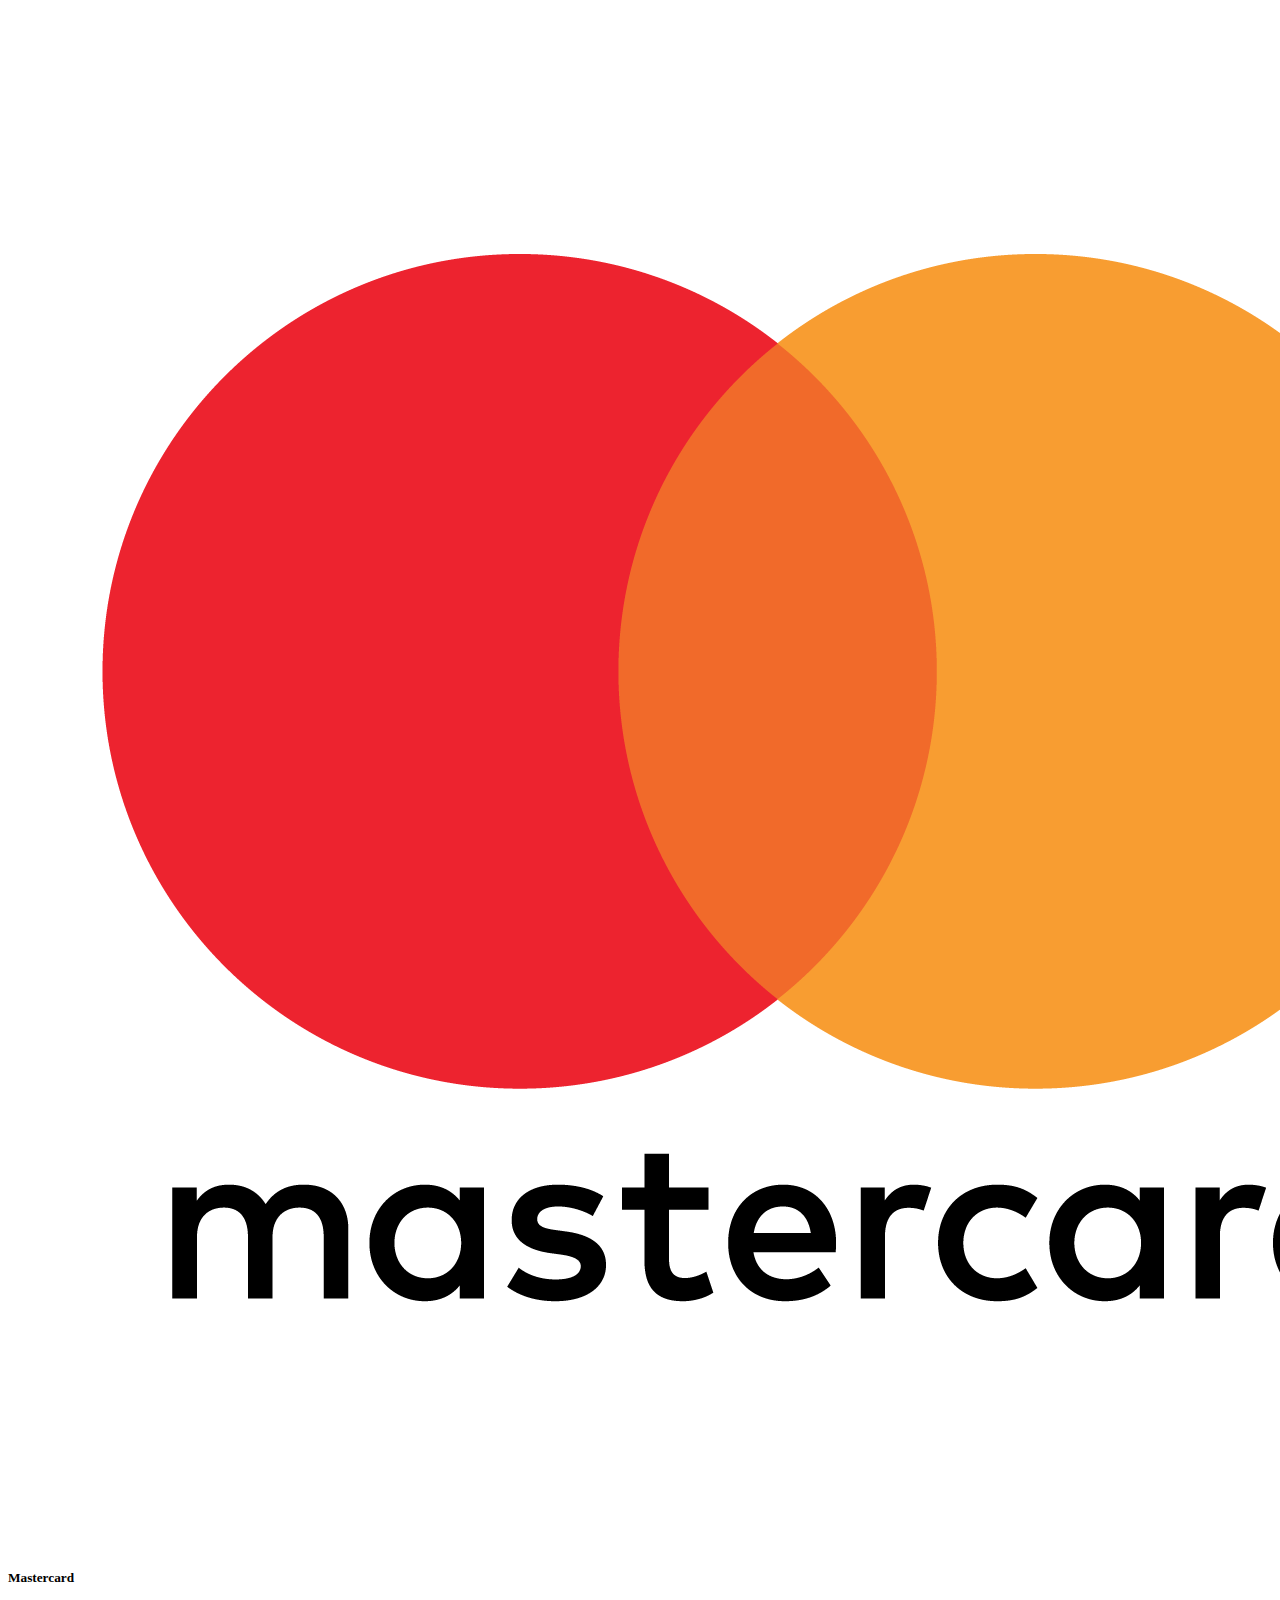
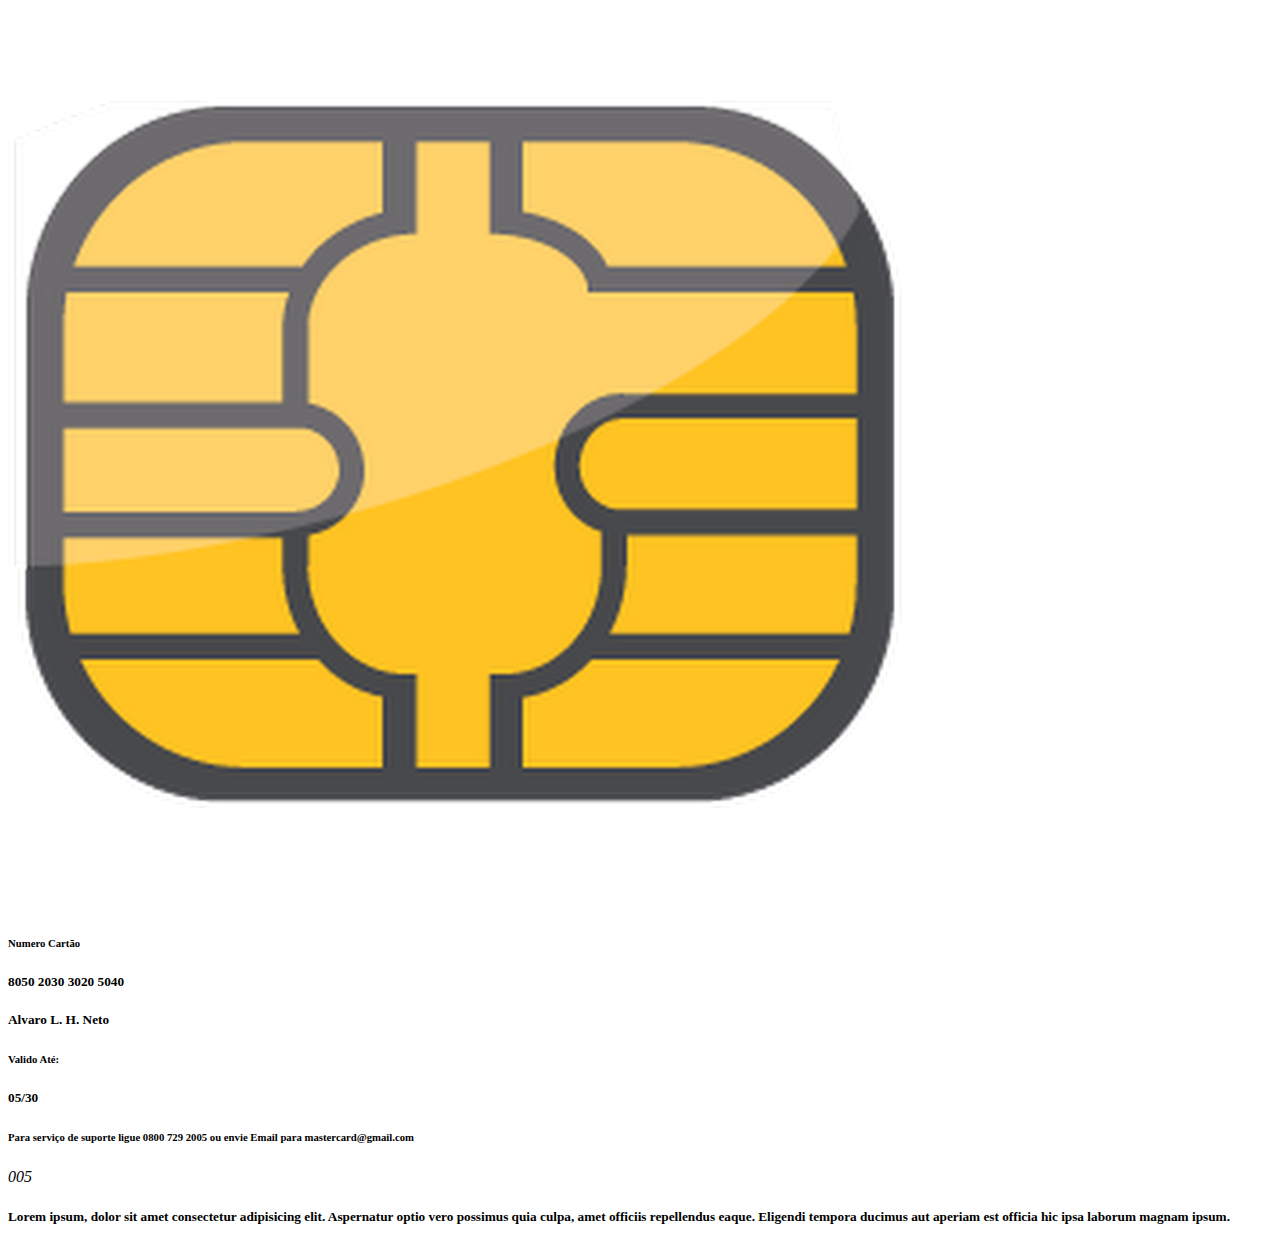
<file: Coding2GO/Flip glass card/index.html>
<!DOCTYPE html>
<html lang="en">
<head>
  <meta charset="UTF-8">
  <meta name="viewport" content="width=device-width, initial-scale=1.0">
  <title>Flip glass Credit Card</title>
	<link rel="stylesheet" href="./assets/styles.css">
</head>
<body>
	<section>
    <div class="container">
			<div class="card front-face">
				<header>
					<span class="logo">
						<img src="./assets/img/logo-mastercard-1536.png" alt="" >
						<h5>Mastercard</h5>
					</span>
					<img src="./assets/img/chip.png" alt="" class="chip">
				</header>

				<div class="card-details">
					<div class="name-number">
						<h6>Numero Cartão</h6>
						<h5 class="number">8050 2030 3020 5040</h5>
						<h5 class="name">Alvaro L. H. Neto</h5>
					</div>

					<div class="valid-date">
						<h6>Valido Até:</h6>
						<h5>05/30</h5>
					</div>
				</div>
			</div>

			<div class="card back-face">
				<h6>Para serviço de suporte ligue 0800 729 2005 ou envie Email para mastercard@gmail.com</h6>
				<span class="magnetic-strip"></span>
				<div class="signature"><i>005</i></div>
				<h5>
					Lorem ipsum, dolor sit amet consectetur adipisicing elit. Aspernatur optio vero possimus quia culpa, amet officiis repellendus eaque. Eligendi tempora ducimus aut aperiam est officia hic ipsa laborum magnam ipsum.
				</h5>
			</div>
  	</div>
  </section>
</body>
</html>
</file>
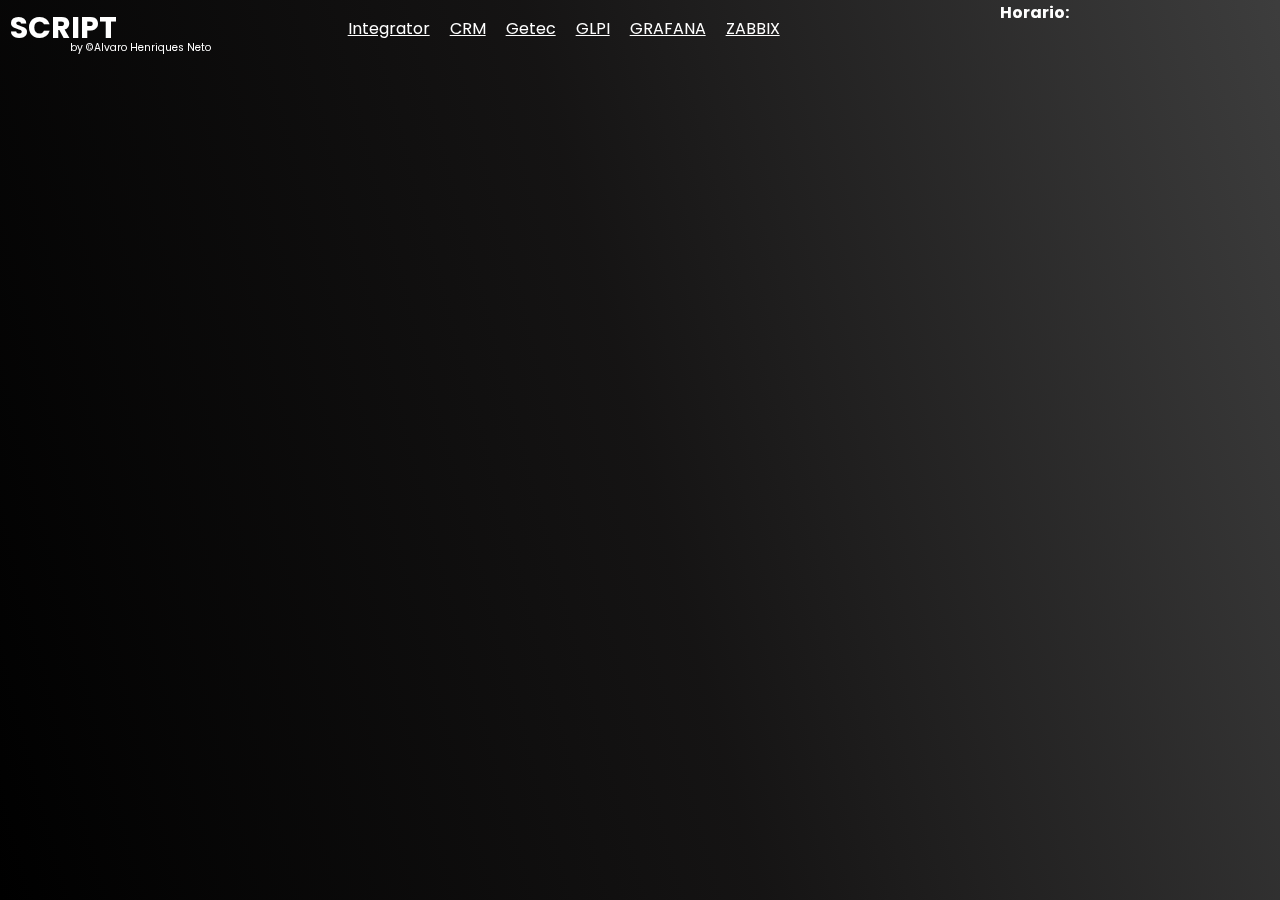
<file: FrontEnd/Script de Atendimento/index.html>
<!DOCTYPE html>
<html lang="pt-br">
<head>
    <meta charset="UTF-8">
    <meta name="viewport" content="width=device-width, initial-scale=1.0">
    <link rel="stylesheet" href="./assets/style.css">
    <title>Script de Atendimento</title>
</head>
<body>
    <section id="barraFixa">
        <h1>SCRIPT</h1>
        <p> by &copy;Alvaro Henriques Neto</p>
        <nav>
            <ul class="sistemas">
                <li class="sistema"><a href="https://app2.vocetelecom.vc/" target="blank" id="integrator">Integrator</a></li>
                <li class="sistema"><a href="https://assine2.vocetelecom.com.br/" target="_blank" id="crm">CRM</a></li>
                <li class="sistema"><a href="http://360.vocetelecom.net.br/getec/index/" target="_blank" id="getec">Getec</a></li>
                <li class="sistema"><a href="https://glpi.vocetelecom.vc/glpi" target="_blank">GLPI</a></li>
                <li class="sistema"><a href="#">GRAFANA</a></li>
                <li class="sistema"><a href="#">ZABBIX</a></li>
            </ul>
            <ul class="zabbix">
                <li><a href="" target="_blank">ZABBIX - Padrão</a></li>
                <li><a href="" target="_blank">ZABBIX - Legado</a></li>
                <li><a href="" target="_blank">ZABBIX - Corp</a></li>
            </ul>
        </nav>
        <h2>Horario: <span class="horario"></span></h2>
        <nav>
            <ul></ul>
        </nav>
    </section>

    <script src="./assets/horas.js"></script>
</body>
</html>
</file>
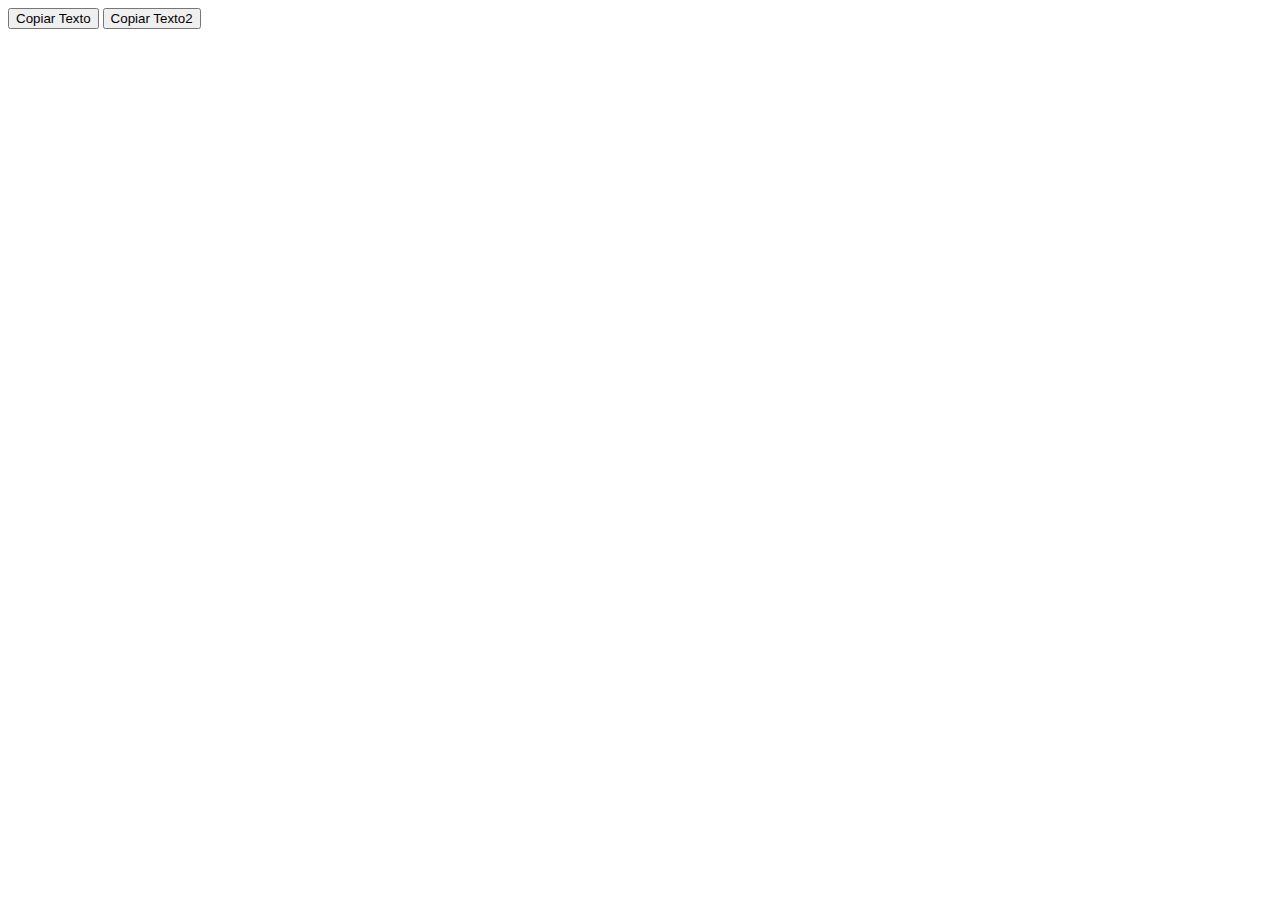
<file: test.html>
<!DOCTYPE html>
<html lang="pt-BR">
<head>
    <meta charset="UTF-8">
    <meta name="viewport" content="width=device-width, initial-scale=1.0">
    <title>Copiar para Clipboard</title>
</head>
<body>
    <button id="copyButton">Copiar Texto</button>
    <p id="textToCopy" style="display:none;">Este é o texto que será copiado para o clipboard.</p>
    <button id="copyButton">Copiar Texto2</button>
    <p id="textToCopy" style="display:none;">Este é o texto que será copiado para o clipboard1111111.</p>

    <script>
        document.getElementById('copyButton').addEventListener('click', function() {
            // Seleciona o texto a ser copiado
            var textToCopy = document.getElementById('textToCopy').innerText;

            // Cria um elemento de texto temporário
            var tempInput = document.createElement('textarea');
            tempInput.value = textToCopy;
            document.body.appendChild(tempInput);

            // Seleciona o texto no elemento temporário
            tempInput.select();
            tempInput.setSelectionRange(0, 99999); // Para dispositivos móveis

            // Copia o texto para o clipboard
            document.execCommand('copy');

            // Remove o elemento temporário
            document.body.removeChild(tempInput);

            alert('Texto copiado para o clipboard!');
        });
    </script>
</body>
</html>
</file>
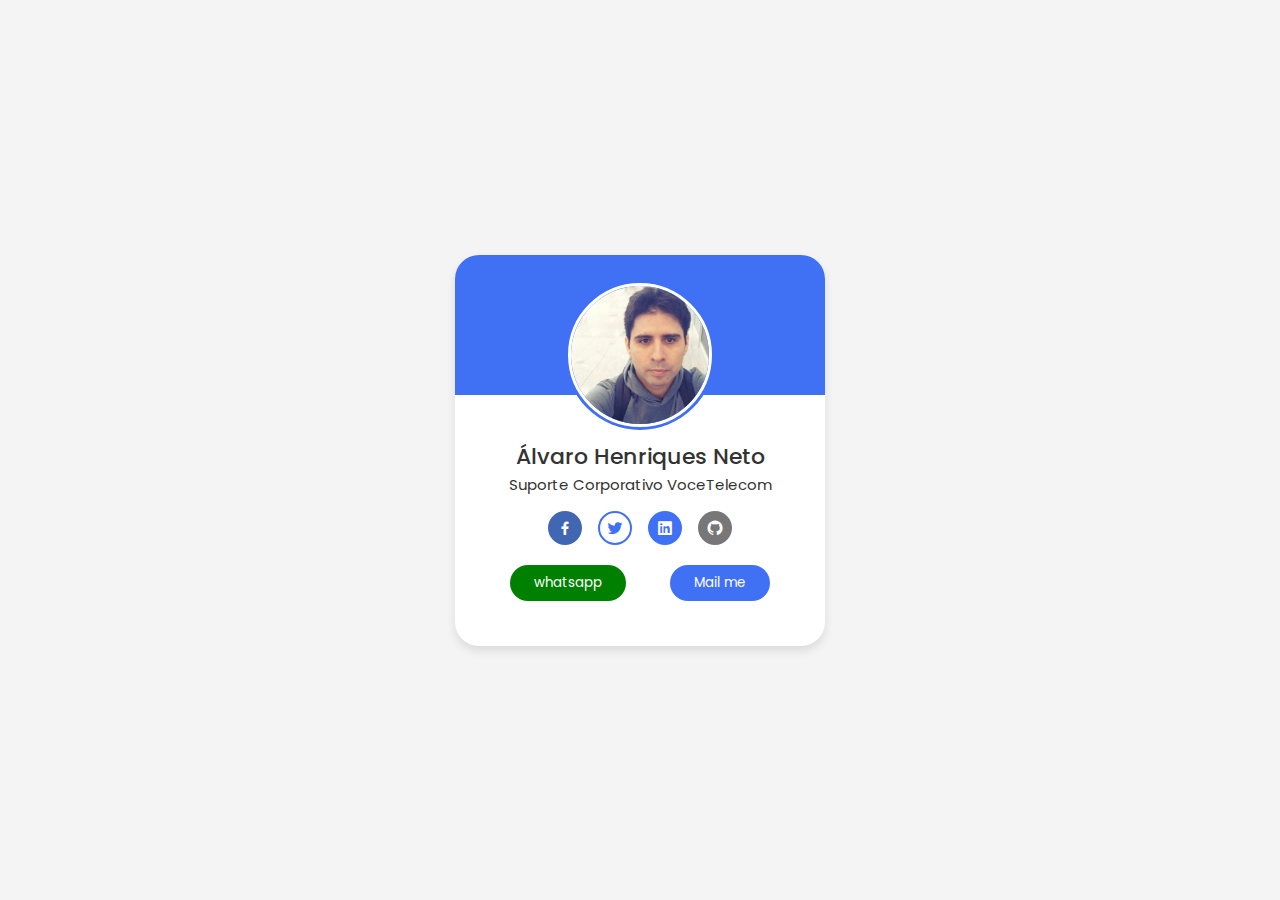
<file: Profile-card/profile-card.html>
<!DOCTYPE html>
<html lang="en">
<head>
    <meta charset="UTF-8">
    <meta name="viewport" content="width=device-width, initial-scale=1.0">
    <title>Profile Card UI Design</title>
    <!-- CSS -->
     <link rel="stylesheet" href="./assets/styles.CSS">
     

     <!-- Boxicons CSS -->
     <link href='https://unpkg.com/boxicons@2.1.4/css/boxicons.min.css' rel='stylesheet'>

</head>
<body>
    <div class="profile-card">
        
        <div class="image">
           <img class="profile-img" src="./assets/profile.png" alt="">
        </div>

        <div class="text-data">
            <span class="name">Álvaro Henriques Neto</span>
            <span class="job">Suporte Corporativo VoceTelecom</span>
        </div>

        <div class="media-buttons">
            <a href="#" class="link">
                <i class='bx bxl-facebook'></i>
            </a>
            <a href="#" class="link">
                <i class='bx bxl-twitter' ></i>
            </a>
            <a href="#" class="link">
                <i class='bx bxl-linkedin-square' ></i>
            </a>
            <a href="#" class="link">
                <i class='bx bxl-github' ></i>
            </a>
        </div>

        <div class="buttons">
            <button class="button">whatsapp</button>
            <button class="button">Mail me</button>
        </div>

    </div>
</body>
</html>
</file>
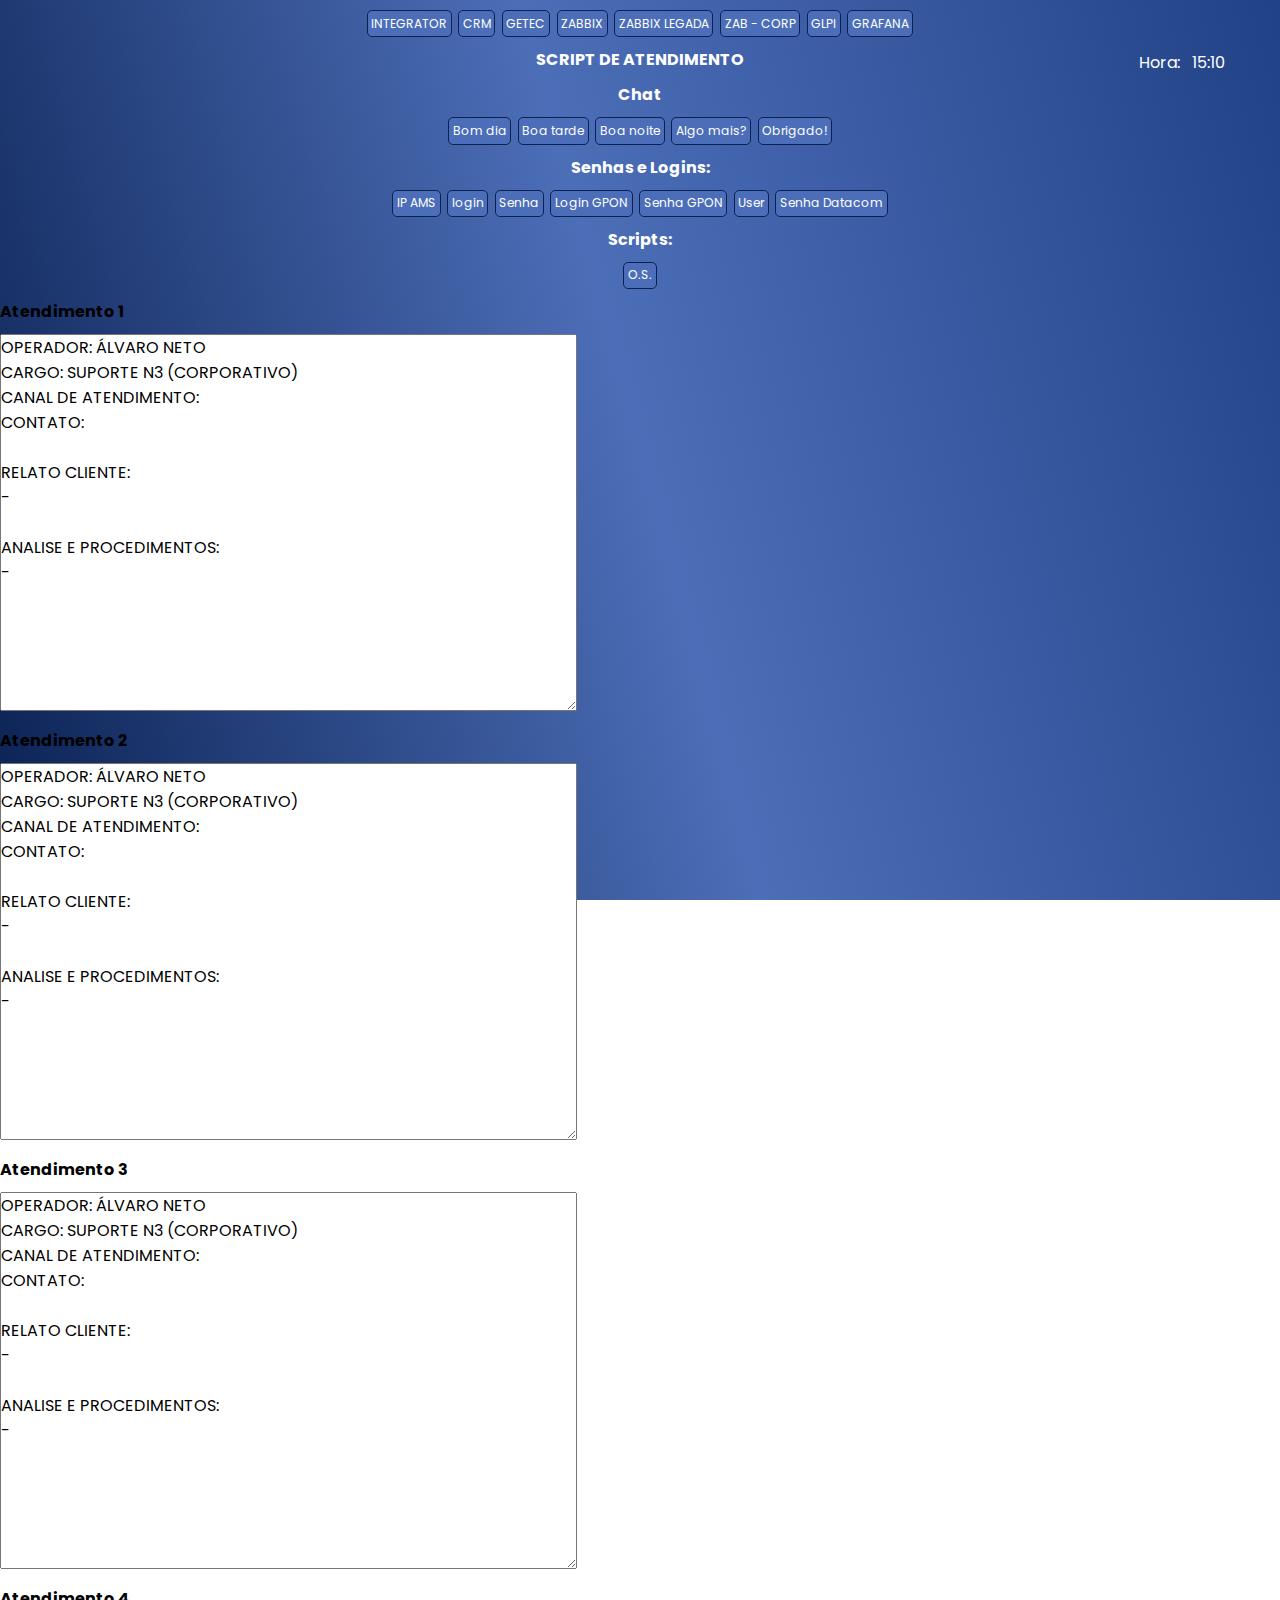
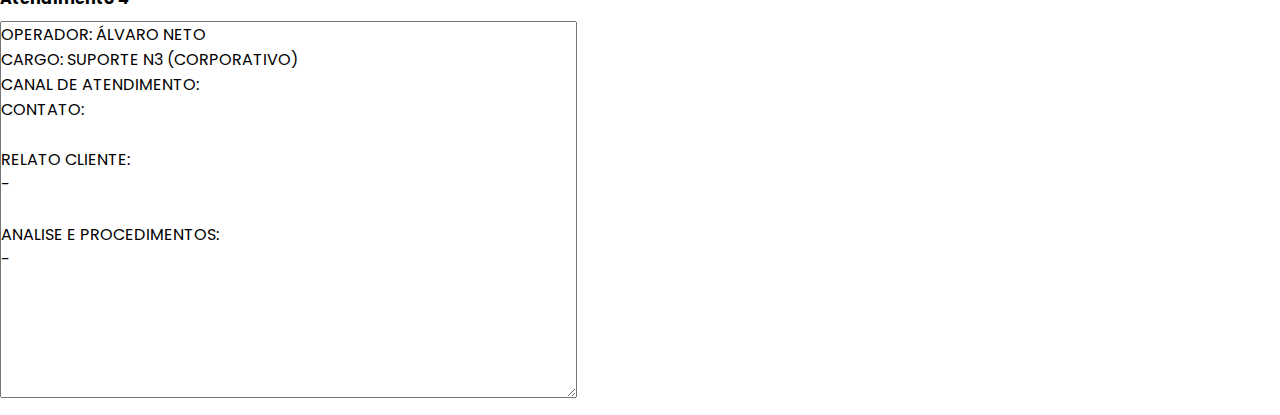
<file: Script de Atendimento/script_alfa.html>
<!DOCTYPE html>
<html lang="en pt-br">
<head>
  <meta charset="UTF-8">
  <meta name="viewport" content="width=device-width, initial-scale=0.3">
  <link rel="stylesheet" href="./assets/style.css">
	<link rel="icon" type="image/x-icon" href="https://assine2.vocetelecom.com.br/assets/img/favicon.png">
  <title>Script de Atendimento</title>
</head>
<body>
  <header>
  
	<nav>
			<button><a href="https://app2.vocetelecom.vc/" target="_blank" class="">INTEGRATOR</a></button>
			<button><a href="https://assine2.vocetelecom.com.br/" target="_blank" class="link sistemas">CRM</a></button>
			<button><a href="http://360.vocetelecom.net.br/getec/index/" target="_blank" class="">GETEC</a></button>
			<button><a href="http://zabbix.vocetelecom.local/zabbix/zabbix.php?action=dashboard.list" target="_blank" class="">ZABBIX</a></button>
			<button><a href="http://10.2.199.22/" target="_blank" class="">ZABBIX LEGADA</a></button>
			<button><a href="http://186.216.160.60:8000/zabbix/zabbix.php?action=problem.view&ddreset=1" target="_blank">ZAB - CORP</a></li></button>
			<button><a href="https://glpi.vocetelecom.vc/glpi" target="_blank">GLPI</a></button>
			<button><a href="http://10.2.199.7:3000/" target="_blank">GRAFANA</a></button>
	</nav>
	<h1>SCRIPT DE ATENDIMENTO</h1>
	<p id="hora">Hora:</p>
	<p class="horario"></p>
	<h2>Chat</h2>
	<nav>
		<input type="text" value="Bom dia! Em que posso ajudar?" id="bomDia">
		<button onclick="copy1()">Bom dia</button>
		<input type="text" value="Boa tarde! Em que posso ajudar?" id="boaTarde">
		<button onclick="copy2()">Boa tarde</button>
		<input type="text" value="Boa noite!! Em que posso ajudar?" id="boaNoite">
		<button onclick="copy3()">Boa noite</button>
		<input type="text" value="Algo mais que eu possa ajudar??" id="algoMais">
		<button onclick="copy4()">Algo mais?</button>
		<input type="text" value="Obrigado por escolher a Voce Telecom!" id="obrigado">
		<button onclick="copy5()">Obrigado!</button>
	</nav>
	<h2>Senhas e Logins:</h2>
	<nav>
		<input type="text" value="10.2.199.70" id="loginAMS">
		<button onclick="ams()">IP AMS</button>
		<input type="text" value="alvaro.neto" id="login">
		<button onclick="login()">login</button>
		<input type="text" value="uZAoX0uSPtfJHD" id="password">
		<button onclick="password()">Senha</button>
		<input type="text" value="AdminGPON" id="logGPON">
		<button onclick="logGpon()">Login GPON</button>
		<input type="text" value="@7zypt94b23!@#" id="senhaGPON">
		<button onclick="gpon()">Senha GPON</button>
		<input type="text" value="user" id="logDatac">
		<button onclick="logDatac()">User</button>
		<input type="text" value="AdminGPON" id="logGPON">
		<button onclick="logGpon()">Senha Datacom</button>
	</nav>
	<h2>Scripts:</h2>
	<nav>
		<input type="text" value="DESCONEXÃO O.N.U. (CHECAR CABEAMENTO E VERIFICAR CONDIÇÕES DE USO DOS EQUIPAMENTOS DA VOCÊ TELECOM) CLIENTE ESTÁ CIENTE QUE CASO SEJA DETECTADO PROBLEMAS NÃO ADVINDO DOS EQUIPAMENTOS DA VOCÊ TELECOM SERÁ COBRADA TAXA DE VISITA TÉCNICA NO VALOR DE R$75,00 - CIENTE AINDA SOBRE O PRAZO DE 48HS PARA CUMPRIMENTO DO CHAMADO." id="os">
		<button onclick="ordemServico()">O.S.</button>	
	</nav>

</header>

<main>
	<label for="">
	<h3>Atendimento 1</h3>
	<textarea name="atendimento" id="att" rows="15" cols="40">OPERADOR: ÁLVARO NETO
CARGO: SUPORTE N3 (CORPORATIVO)
CANAL DE ATENDIMENTO: 
CONTATO: 
			
RELATO CLIENTE:
-
			
ANALISE E PROCEDIMENTOS:
- 
		
	</textarea>
	</label>
	<label for="">
	<h3>Atendimento 2</h3>
	<textarea name="atendimento" id="att" rows="15" cols="40">OPERADOR: ÁLVARO NETO
CARGO: SUPORTE N3 (CORPORATIVO)
CANAL DE ATENDIMENTO: 
CONTATO: 
			
RELATO CLIENTE:
-
			
ANALISE E PROCEDIMENTOS:
- 
		
	</textarea>
	</label>
	<label for="">
	<h3>Atendimento 3</h3>
	<textarea name="atendimento" id="att" rows="15" cols="40">OPERADOR: ÁLVARO NETO
CARGO: SUPORTE N3 (CORPORATIVO)
CANAL DE ATENDIMENTO: 
CONTATO: 
			
RELATO CLIENTE:
-
			
ANALISE E PROCEDIMENTOS:
- 
		
	</textarea>
	</label>
	<label for="">
	<h3>Atendimento 4</h3>
	<textarea name="atendimento" id="att" rows="15" cols="40">OPERADOR: ÁLVARO NETO
CARGO: SUPORTE N3 (CORPORATIVO)
CANAL DE ATENDIMENTO: 
CONTATO: 
			
RELATO CLIENTE:
-
			
ANALISE E PROCEDIMENTOS:
- 
		
	</textarea>
	</label>
	
</main>


<script src="./assets/clipboard.js"></script>
<script src="./assets/horas.js"></script>

</script>
</body>
</html>
</file>
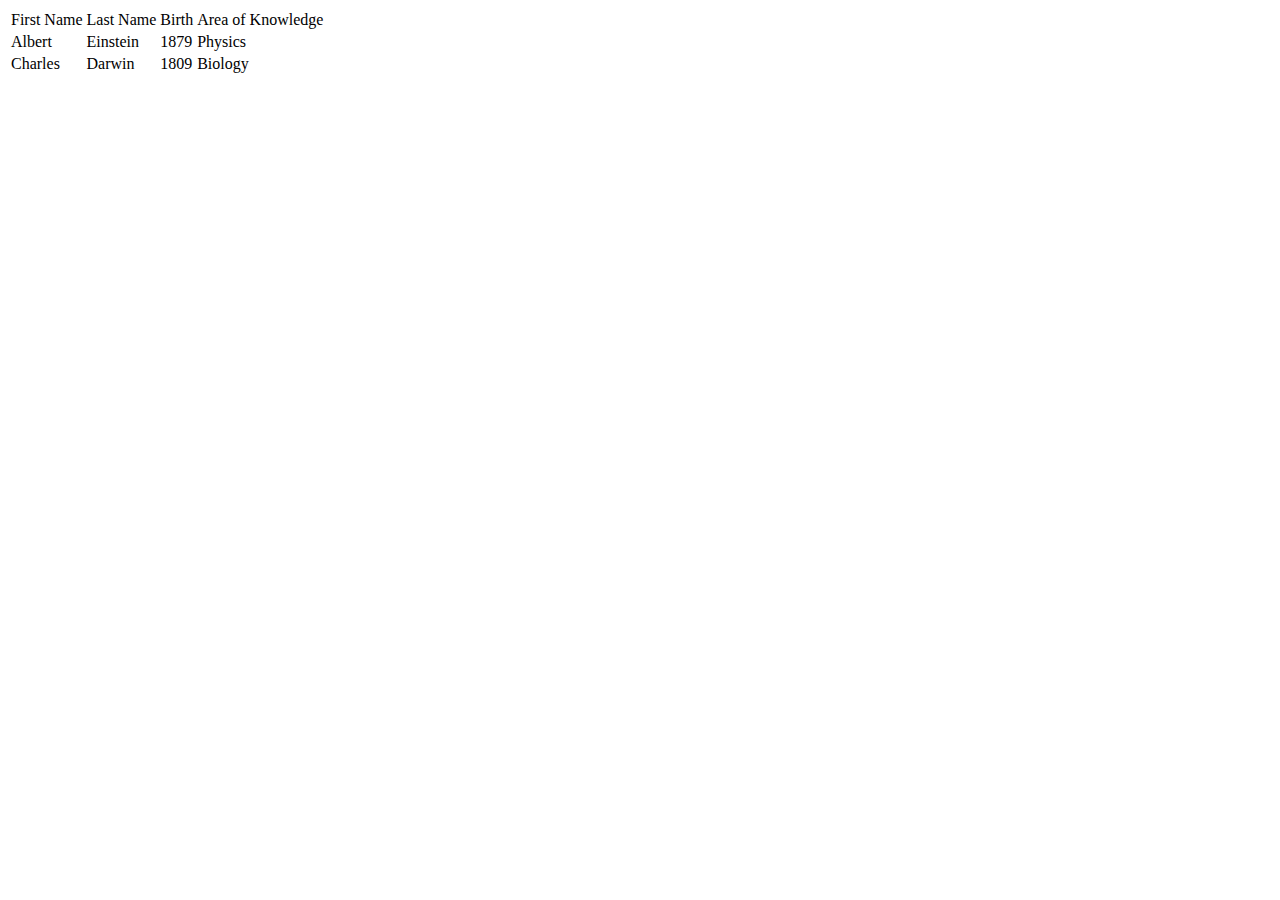
<file: Coding2GO/HTML Tutorial/tables.html>
<!DOCTYPE html>
<html lang="en">
<head>
    <meta charset="UTF-8">
    <meta name="viewport" content="width=device-width, initial-scale=1.0">
    <title>HTML Tables</title>
</head>
<body>
    <table>
        <thead>
            <tr>
                <td>First Name</td>
                <td>Last Name</td>
                <td>Birth</td>
                <td>Area of Knowledge</td>
            </tr>
        </thead>
        <tbody>
            <tr>
                <td>Albert</td>
                <td>Einstein</td>
                <td>1879</td>
                <td>Physics</td>
            </tr>
            <tr>
                <td>Charles</td>
                <td>Darwin</td>
                <td>1809</td>
                <td>Biology</td>
            </tr>
        </tbody>
    </table>
</body>
</html>
</file>
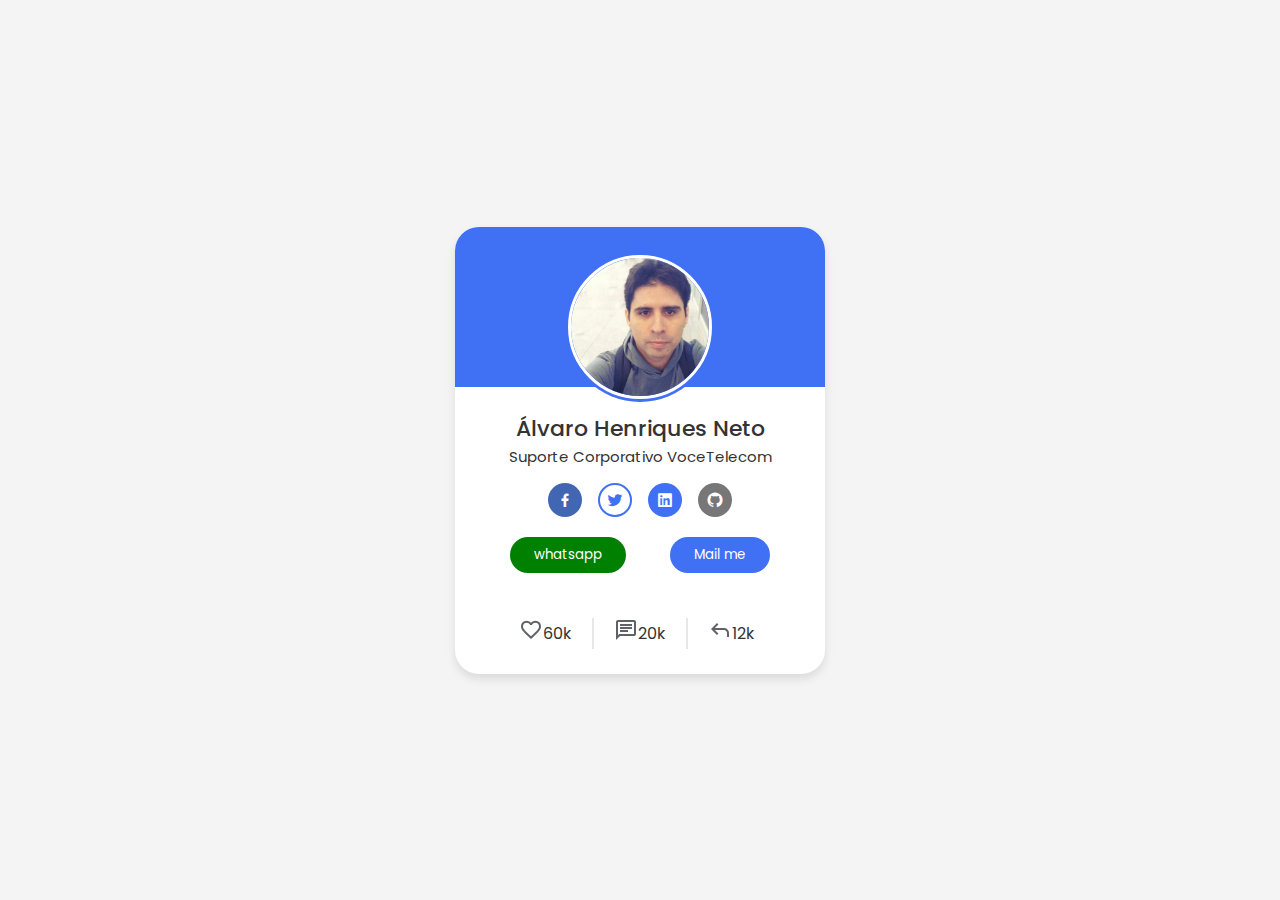
<file: Coding2GO/Profile-card/profile-card.html>
<!DOCTYPE html>
<html lang="en">
<head>
    <meta charset="UTF-8">
    <meta name="viewport" content="width=device-width, initial-scale=1.0">
    <title>Profile Card UI Design</title>
    <!-- CSS -->
     <link rel="stylesheet" href="./assets/styles.CSS">
     

     <!-- Boxicons CSS -->
     <link href='https://unpkg.com/boxicons@2.1.4/css/boxicons.min.css' rel='stylesheet'>

</head>
<body>
    <div class="profile-card">
        
        <div class="image">
           <img class="profile-img" src="./assets/profile.png" alt="">
        </div>

        <div class="text-data">
            <span class="name">Álvaro Henriques Neto</span>
            <span class="job">Suporte Corporativo VoceTelecom</span>
        </div>

        <div class="media-buttons">
            <a href="#" class="link">
                <i class='bx bxl-facebook'></i>
            </a>
            <a href="#" class="link">
                <i class='bx bxl-twitter' ></i>
            </a>
            <a href="#" class="link">
                <i class='bx bxl-linkedin-square' ></i>
            </a>
            <a href="#" class="link">
                <i class='bx bxl-github' ></i>
            </a>
        </div>

        <div class="buttons">
            <button class="button">whatsapp</button>
            <button class="button">Mail me</button>
        </div>

        <div class="analytics">
            <div class="data">
               <i><svg xmlns="http://www.w3.org/2000/svg" height="24px" viewBox="0 -960 960 960" width="24px" fill="#5f6368"><path d="m480-120-58-52q-101-91-167-157T150-447.5Q111-500 95.5-544T80-634q0-94 63-157t157-63q52 0 99 22t81 62q34-40 81-62t99-22q94 0 157 63t63 157q0 46-15.5 90T810-447.5Q771-395 705-329T538-172l-58 52Zm0-108q96-86 158-147.5t98-107q36-45.5 50-81t14-70.5q0-60-40-100t-100-40q-47 0-87 26.5T518-680h-76q-15-41-55-67.5T300-774q-60 0-100 40t-40 100q0 35 14 70.5t50 81q36 45.5 98 107T480-228Zm0-273Z"/></svg></i>
                <span>60k</span>
            </div>
            <div class="data">
                <i><svg xmlns="http://www.w3.org/2000/svg" height="24px" viewBox="0 -960 960 960" width="24px" fill="#5f6368"><path d="M240-400h320v-80H240v80Zm0-120h480v-80H240v80Zm0-120h480v-80H240v80ZM80-80v-720q0-33 23.5-56.5T160-880h640q33 0 56.5 23.5T880-800v480q0 33-23.5 56.5T800-240H240L80-80Zm126-240h594v-480H160v525l46-45Zm-46 0v-480 480Z"/></svg></i>
                <span>20k</span>
            </div>
            <div class="data">
                <i><svg xmlns="http://www.w3.org/2000/svg" height="24px" viewBox="0 -960 960 960" width="24px" fill="#5f6368"><path d="M760-200v-160q0-50-35-85t-85-35H273l144 144-57 56-240-240 240-240 57 56-144 144h367q83 0 141.5 58.5T840-360v160h-80Z"/></svg></i>
                <span>12k</span>
            </div>
        </div>
    </div>
</body>
</html>
</file>
<file: Coding2GO/Flip glass card/assets/styles.css>
@import url('https://fonts.googleapis.com/css2?family=Poppins:ital,wght@0,100;0,200;0,300;0,400;0,500;0,600;0,700;0,800;0,900;1,100;1,200;1,300;1,400;1,500;1,600;1,700;1,800;1,900&display=swap');
</file>
<file: FrontEnd/Script de Atendimento/assets/style.css>
/* GLOBAL */
@import url('https://fonts.googleapis.com/css2?family=Poppins:ital,wght@0,100;0,200;0,300;0,400;0,500;0,600;0,700;0,800;0,900;1,100;1,200;1,300;1,400;1,500;1,600;1,700;1,800;1,900&display=swap');

:root {
    --plano-de-fundo: hsl(0, 0%, 24%);
    --plano-de-fundo2: hsl(0, 3%, 8%);
    --plano-de-fundo3: hsl(0, 0%, 0%);
    --text-font: hsl(100, 100%, 100%);
 }

*,::before, ::after {
    margin: 0;
    padding: 0;
    font-size: 1em;
    font-family: "Poppins", Geneva, Tahoma, sans-serif;
    color: var(--text-font);
}

html{
    width: 100%;
    height: 100vh;
    background: linear-gradient(75deg, var(--plano-de-fundo3), var(--plano-de-fundo2), var(--plano-de-fundo)) fixed;
}

h1{
    text-align: left;
    font-size: 30px;
    margin: 5px 10px;
    position: relative;
}

section{
    display: flex;
    justify-content: space-between;
    position: fixed;
    top: 0;
    left: 0;
    right: 0;
}

section p {
    font-size: 0.65em;
    position: absolute;
    left: 70px;
    top: 40px;
}

section nav{
    display: flex;
    align-items: row;
    justify-content: space-around;    
}


section nav .sistemas {
    display: flex;
    list-style: none;
    position: relative;
    margin: auto;
}

section nav .sistemas li{
    margin: 0 10px;
}

section nav .sistemas h2{
    position: absolute;
    top: 20px;
    right: 20px;
    justify-content: flex-end;
}

section nav .sistemas h2 span{
    margin-left: 5px
}

section nav .atts{
    display: flexbox;
    position: absolute;
    top: 10%;
}

.zabbix{
    position: absolute;
    top: 25px;
    right: 35%;
    border: 2px solid white;
    border-radius: 5px;
    padding: 5px;
    display: none;
}

.zabbix li {
    list-style: none
}
</file>
<file: Profile-card/assets/styles.CSS>
/* Google Fonts - Poppins */
@import url('https://fonts.googleapis.com/css2?family=Poppins:ital,wght@0,100;0,200;0,300;0,400;0,500;0,600;0,700;0,800;0,900;1,100;1,200;1,300;1,400;1,500;1,600;1,700;1,800;1,900&display=swap');

* {
	margin: 0;
	padding: 0;
	box-sizing: border-box;
	font-family: "Poppins", sans-serif;
}

body {
	height: 100vh;
	display: flex;
	align-items: center;
	justify-content: center;
	background-color: #f4f4f4;
}

.profile-card {
	display: flex;
	flex-direction: column;
	align-items: center;
	max-width: 370px;
	width: 100%;
	background: #fff;
	border-radius: 24px;
	padding: 25px;
	box-shadow: 0 5px 10px rgba(0,0,0,.1);
	position: relative;
}

.profile-card::before {
	content: "";
	position: absolute;
	height: 36%;
	width: 100%;
	top: 0;
	border-radius: 24px 24px 0 0;
	background-color:  #4070f4;
}

.image {
	position: relative;
	height: 150px;
	width: 150px;
	border-radius: 50%;
	background-color: #4070f4;
	padding: 3px;
	margin-bottom: 10px;
}
.image .profile-img {
	width: 100%;
	height: 100%;
	object-fit: cover;
	border-radius: 50%; 
	height: 100%; 
	border: 3px solid #fff;
}

.profile-card .text-data {
	display: flex;
	flex-direction: column;
	align-items: center;
	color: #333;
}
.text-data .name {
	font-size: 22px;
	font-weight: 500;
}
.text-data .job {
	font-size: 15px;
	font-weight: 400;
}

.profile-card .media-buttons{
	margin-top: 15px;
	display: flex;
	align-items: center;
}
.media-buttons .link {
	display: flex;
	font-size: 18px;
	height: 34px;
	width: 34px;
	border-radius: 50%;
	align-items: center;
	justify-content: center;
	color: #fff;
	margin: 0 8px;
	background-color: #4070f4;
	text-decoration: none;
} 

.media-buttons .link:first-child{
	background-color: #4267b2;
}

.media-buttons .link:nth-of-type(2) {
	color: #4070f4;
	background-color: white;
	border: 2px solid #4070f4;
}
.media-buttons .link:nth-of-type(4) {
	background-color: #777;
}

.buttons .button {
	border: none;
	font-weight: 400;
	font-size: 1;
	border-radius: 24px;
	margin: 20px;
	color: white;
	padding: 8px 24px;
	cursor: pointer;
	background-color: #4070f4;
	transition: all 0.3s ease
}

.buttons .button:first-child {
	background-color: green;
}

.buttons .button:hover {
	background-color: #7594eb;
}

.buttons .button:first-child:hover {
	background-color: rgb(65, 211, 65);
}
</file>
<file: Script de Atendimento/assets/style.css>
/* GLOBAL */
@import url('https://fonts.googleapis.com/css2?family=Poppins:ital,wght@0,100;0,200;0,300;0,400;0,500;0,600;0,700;0,800;0,900;1,100;1,200;1,300;1,400;1,500;1,600;1,700;1,800;1,900&display=swap');

:root {
    --plano-de-fundo: hsl(221, 60%, 33%);
    --plano-de-fundo2: hsl(221, 43%, 51%);
    --plano-de-fundo3: hsl(221, 78%, 18%);
    --text-font: hsl(100, 100%, 100%);
 }

* {
    margin: 0;
    padding: 0;
    font-size: 1em;
    font-family: "Poppins", Geneva, Tahoma, sans-serif;
}

html {
    height: 100vw;
    width: 100vw;
    background: linear-gradient(75deg, var(--plano-de-fundo3), var(--plano-de-fundo2), var(--plano-de-fundo)) fixed;
}

h1, h2 {
    color: var(--text-font);
    position: relative;
    width: 50%;
    max-width: max-content;
    margin: 10px auto;
}

nav {
    width: fit-content;
    gap: 0.5em;
    font-size: 0.8em;
    display: flex;
    margin: 10px auto;
    align-items: center;
    justify-content: space-between;
}

input {
    display: none;
}

#hora {
    font-size: 1em;
    position: absolute;
    color: var(--text-font);
    position: absolute;
    top: 50px;
    right: 100px;
}

.horario {
        font-size: 1em;
        position: absolute;
        color: var(--text-font);
        top: 50px;
        right: 55px
}

button {
    border: 1px solid var(--plano-de-fundo3);
    font-size: 0.95em;
    padding: 0.3em;
    border-radius: 5px;
    color: var(--text-font);
    background-color: var(--plano-de-fundo2);
    transition: background 1s;
}
button:hover {
    border: 1px solid var(--text-font);
    box-shadow: 2px 2px rgba(255,255,255,0.7) ;
    cursor: pointer;
    background: linear-gradient(75deg, var(--plano-de-fundo3), var(--plano-de-fundo2), var(--plano-de-fundo)) ;
}

a {
    color: var(--text-font);
    text-decoration: none;
}

textarea {
    display: flexbox;
    margin: 10px auto
}
</file>
<file: Coding2GO/Profile-card/assets/styles.CSS>
/* Google Fonts - Poppins */
@import url('https://fonts.googleapis.com/css2?family=Poppins:ital,wght@0,100;0,200;0,300;0,400;0,500;0,600;0,700;0,800;0,900;1,100;1,200;1,300;1,400;1,500;1,600;1,700;1,800;1,900&display=swap');

* {
	margin: 0;
	padding: 0;
	box-sizing: border-box;
	font-family: "Poppins", sans-serif;
}

body {
	height: 100vh;
	display: flex;
	align-items: center;
	justify-content: center;
	background-color: #f4f4f4;
}

.profile-card {
	display: flex;
	flex-direction: column;
	align-items: center;
	max-width: 370px;
	width: 100%;
	background: #fff;
	border-radius: 24px;
	padding: 25px;
	box-shadow: 0 5px 10px rgba(0,0,0,.1);
	position: relative;
}

.profile-card::before {
	content: "";
	position: absolute;
	height: 36%;
	width: 100%;
	top: 0;
	border-radius: 24px 24px 0 0;
	background-color:  #4070f4;
}

.image {
	position: relative;
	height: 150px;
	width: 150px;
	border-radius: 50%;
	background-color: #4070f4;
	padding: 3px;
	margin-bottom: 10px;
}
.image .profile-img {
	width: 100%;
	height: 100%;
	object-fit: cover;
	border-radius: 50%; 
	height: 100%; 
	border: 3px solid #fff;
}

.profile-card .text-data {
	display: flex;
	flex-direction: column;
	align-items: center;
	color: #333;
}
.text-data .name {
	font-size: 22px;
	font-weight: 500;
}
.text-data .job {
	font-size: 15px;
	font-weight: 400;
}

.profile-card .media-buttons{
	margin-top: 15px;
	display: flex;
	align-items: center;
}
.media-buttons .link {
	display: flex;
	font-size: 18px;
	height: 34px;
	width: 34px;
	border-radius: 50%;
	align-items: center;
	justify-content: center;
	color: #fff;
	margin: 0 8px;
	background-color: #4070f4;
	text-decoration: none;
} 

.media-buttons .link:first-child{
	background-color: #4267b2;
}

.media-buttons .link:nth-of-type(2) {
	color: #4070f4;
	background-color: white;
	border: 2px solid #4070f4;
}
.media-buttons .link:nth-of-type(4) {
	background-color: #777;
}

.buttons .button {
	border: none;
	font-weight: 400;
	font-size: 1;
	border-radius: 24px;
	margin: 20px;
	color: white;
	padding: 8px 24px;
	cursor: pointer;
	background-color: #4070f4;
	transition: all 0.3s ease
}

.buttons .button:first-child {
	background-color: green;
}

.buttons .button:hover {
	background-color: #7594eb;
}

.buttons .button:first-child:hover {
	background-color: rgb(65, 211, 65);
}

.profile-card .analytics {
	display: flex;
	align-items: center;
	margin-top: 25px;
}

.analytics .data {
	display: flex;
	align-items: center;
	color: #333;
	padding: 0 20px;
	border-right: 2px solid #e7e7e7;
}

.data i{
	font-size: 18px;
}

.data:last-child {
	border-right: none;
	margin-right: 6px;
}
</file>
